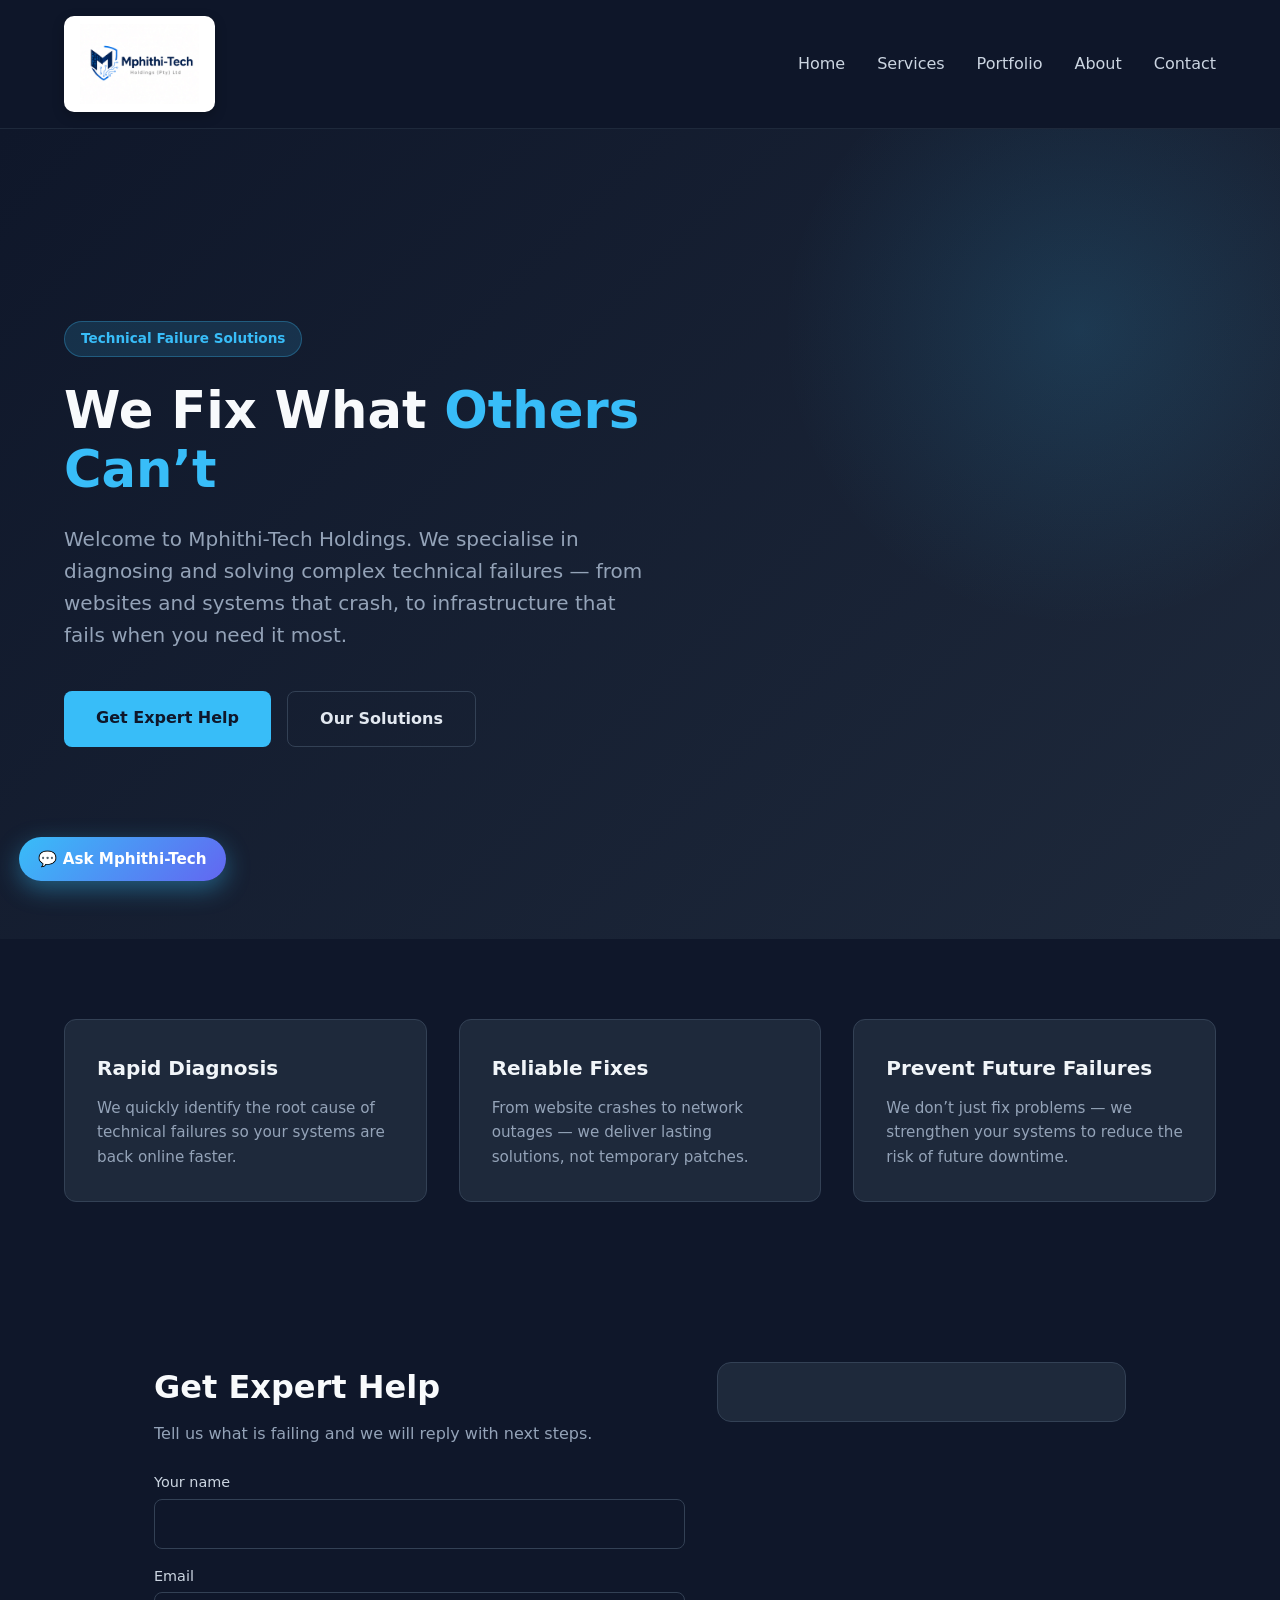
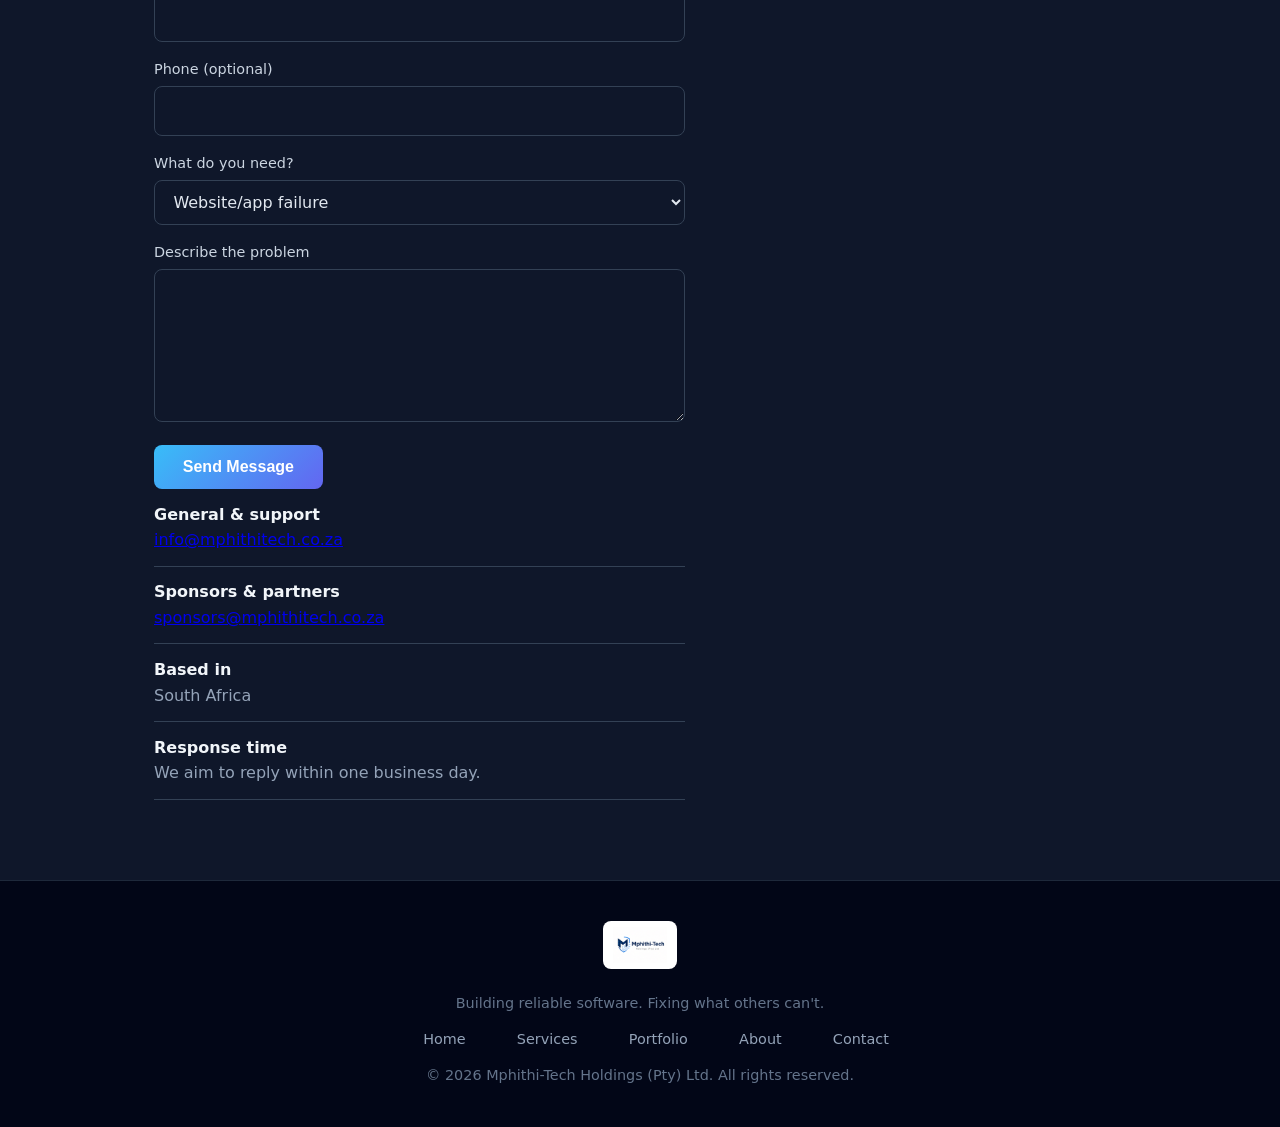
<file: MphithiTech/index.html>
<!DOCTYPE html>
<html lang="en">
<head>
    <meta charset="UTF-8">
    <meta name="viewport" content="width=device-width, initial-scale=1.0">
    <title>Mphithi-Tech Holdings (Pty) Ltd | Technical Failure Solutions</title>
    <style>
        * {
            margin: 0;
            padding: 0;
            box-sizing: border-box;
        }

        body {
            font-family: 'Segoe UI', system-ui, -apple-system, sans-serif;
            background: #0f172a;
            color: #e2e8f0;
            line-height: 1.6;
        }

        /* Header */
        header {
            display: flex;
            justify-content: space-between;
            align-items: center;
            padding: 1rem 5%;
            background: rgba(15, 23, 42, 0.95);
            border-bottom: 1px solid #1e293b;
            position: sticky;
            top: 0;
            z-index: 100;
        }

        /* Logo with padded background */
        .logo {
            display: flex;
            align-items: center;
            background: #ffffff;
            padding: 8px 16px;
            border-radius: 10px;
            box-shadow: 0 4px 12px rgba(0, 0, 0, 0.25);
        }

        .logo img {
            height: 80px;
            width: auto;
            display: block;
            
        }

        nav a {
            color: #cbd5e1;
            text-decoration: none;
            margin-left: 2rem;
            font-weight: 500;
            transition: color 0.3s;
        }

        nav a:hover {
            color: #38bdf8;
        }

        /* Hero Section */
        .hero {
            min-height: 90vh;
            display: flex;
            align-items: center;
            padding: 0 5%;
            background: linear-gradient(135deg, #0f172a 0%, #1e293b 100%);
            position: relative;
            overflow: hidden;
        }

        .hero::before {
            content: '';
            position: absolute;
            width: 600px;
            height: 600px;
            background: radial-gradient(circle, rgba(56, 189, 248, 0.15) 0%, transparent 70%);
            top: -100px;
            right: -100px;
            border-radius: 50%;
        }

        .hero-content {
            max-width: 700px;
            z-index: 2;
        }

        .badge {
            display: inline-block;
            background: rgba(56, 189, 248, 0.15);
            color: #38bdf8;
            padding: 0.4rem 1rem;
            border-radius: 50px;
            font-size: 0.85rem;
            font-weight: 600;
            margin-bottom: 1.5rem;
            border: 1px solid rgba(56, 189, 248, 0.3);
        }

        h1 {
            font-size: 3.2rem;
            font-weight: 800;
            line-height: 1.15;
            margin-bottom: 1.5rem;
            color: #f8fafc;
        }

        h1 span {
            color: #38bdf8;
        }

        .subtitle {
            font-size: 1.25rem;
            color: #94a3b8;
            margin-bottom: 2.5rem;
            max-width: 580px;
        }

        .cta-buttons {
            display: flex;
            gap: 1rem;
            flex-wrap: wrap;
        }

        .btn {
            display: inline-block;
            padding: 0.9rem 2rem;
            border-radius: 8px;
            font-weight: 600;
            text-decoration: none;
            transition: all 0.3s ease;
            font-size: 1rem;
        }

        .btn-primary {
            background: #38bdf8;
            color: #0f172a;
        }

        .btn-primary:hover {
            background: #0ea5e9;
            transform: translateY(-2px);
            box-shadow: 0 10px 25px rgba(56, 189, 248, 0.3);
        }

        .btn-secondary {
            background: transparent;
            color: #e2e8f0;
            border: 1px solid #334155;
        }

        .btn-secondary:hover {
            border-color: #38bdf8;
            color: #38bdf8;
        }

        /* Features */
        .features {
            display: grid;
            grid-template-columns: repeat(auto-fit, minmax(250px, 1fr));
            gap: 2rem;
            padding: 5rem 5%;
            background: #0f172a;
        }

        .feature-card {
            background: #1e293b;
            padding: 2rem;
            border-radius: 12px;
            border: 1px solid #334155;
            transition: transform 0.3s, border-color 0.3s;
        }

        .feature-card:hover {
            transform: translateY(-5px);
            border-color: #38bdf8;
        }

        .feature-icon {
            font-size: 2rem;
            margin-bottom: 1rem;
        }

        .feature-card h3 {
            font-size: 1.25rem;
            margin-bottom: 0.75rem;
            color: #f1f5f9;
        }

        .feature-card p {
            color: #94a3b8;
            font-size: 0.95rem;
        }

        /* Footer */
        footer {
            text-align: center;
            padding: 2rem;
            background: #020617;
            color: #64748b;
            font-size: 0.9rem;
            border-top: 1px solid #1e293b;
        }

        /* Responsive */
        @media (max-width: 768px) {
            h1 {
                font-size: 2.3rem;
            }

            nav {
                display: none;
            }

            .hero {
                min-height: 80vh;
            }

            .logo img {
                height: 42px;
            }
        }
    </style>
<link rel="icon" href="Mphithi-Tech.jpg"><link rel="stylesheet" href="styles.css">
</head>
<body>

    <!-- Header -->
    <header>
        <div class="logo">
            <!-- Make sure the logo file is in the same folder as this HTML file -->
            <img src="Mphithi-Tech.jpg" alt="Mphithi-Tech Holdings (Pty) Ltd">
        </div>
        <button class="menu-toggle" aria-label="Menu" aria-expanded="false">☰</button>
        <nav data-nav><a href="index.html">Home</a><a href="services.html">Services</a><a href="portfolio.html">Portfolio</a><a href="about.html">About</a><a href="contact.html">Contact</a></nav>
    </header>

    <!-- Hero / Welcoming Section -->
    <section class="hero">
        <div class="hero-content">
            <div class="badge">Technical Failure Solutions</div>
            
            <h1>
                We Fix What <span>Others Can’t</span>
            </h1>
            
            <p class="subtitle">
                Welcome to Mphithi-Tech Holdings. We specialise in diagnosing and solving complex technical failures — from websites and systems that crash, to infrastructure that fails when you need it most.
            </p>

            <div class="cta-buttons">
                <a href="contact.html" class="btn btn-primary">Get Expert Help</a>
                <a href="services.html" class="btn btn-secondary">Our Solutions</a>
            </div>
        </div>
    </section>

    <!-- Quick Value Props -->
    <section class="features" id="services">
        <div class="feature-card">
            <h3>Rapid Diagnosis</h3>
            <p>We quickly identify the root cause of technical failures so your systems are back online faster.</p>
        </div>

        <div class="feature-card">
            <h3>Reliable Fixes</h3>
            <p>From website crashes to network outages — we deliver lasting solutions, not temporary patches.</p>
        </div>

        <div class="feature-card">
            <h3>Prevent Future Failures</h3>
            <p>We don’t just fix problems — we strengthen your systems to reduce the risk of future downtime.</p>
        </div>
    </section>

    <!-- Contact -->
    <section id="contact"><div class="contact-wrap in-index"><div><h2>Get Expert Help</h2><p style="color:#94a3b8;margin-bottom:1.5rem">Tell us what is failing and we will reply with next steps.</p><div class="field"><label for="name">Your name</label><input id="name" name="name" autocomplete="name"><span class="err">Please enter your name.</span></div>
<div class="field"><label for="email">Email</label><input id="email" name="email" type="email" autocomplete="email"><span class="err">Please enter a valid email.</span></div>
<div class="field"><label for="phone">Phone (optional)</label><input id="phone" name="phone" type="tel" autocomplete="tel"></div>
<div class="field"><label for="topic">What do you need?</label><select id="topic" name="topic"><option>Website/app failure</option><option>Performance optimization</option><option>Custom software</option><option>Maintenance &amp; support</option><option>Sponsorship</option><option>Other</option></select></div>
<div class="field"><label for="message">Describe the problem</label><textarea id="message" name="message" rows="5"></textarea><span class="err">Please tell us a little about it.</span></div>
<input class="hp" name="hp" tabindex="-1" autocomplete="off" aria-hidden="true">
<button class="btn" type="submit">Send Message</button><p class="form-msg" role="status"></p></form>
<div><ul class="info-list"><li><strong>General &amp; support</strong><a href="mailto:info@mphithitech.co.za">info@mphithitech.co.za</a></li>
<li><strong>Sponsors &amp; partners</strong><a href="mailto:sponsors@mphithitech.co.za">sponsors@mphithitech.co.za</a></li>
<li><strong>Based in</strong>South Africa</li><li><strong>Response time</strong>We aim to reply within one business day.</li></ul></div></div><form class="form" data-contact novalidate></div></section>

    <!-- Footer -->
    <footer class="site-footer"><img src="Mphithi-Tech.jpg" alt="Mphithi-Tech logo"><p>Building reliable software. Fixing what others can't.</p><nav><a href="index.html">Home</a><a href="services.html">Services</a><a href="portfolio.html">Portfolio</a><a href="about.html">About</a><a href="contact.html">Contact</a></nav><p>&copy; <span data-year>2026</span> Mphithi-Tech Holdings (Pty) Ltd. All rights reserved.</p></footer>
<script src="script.js"></script>
<script src="assistant.js"></script>
</body>
</html>
</file>
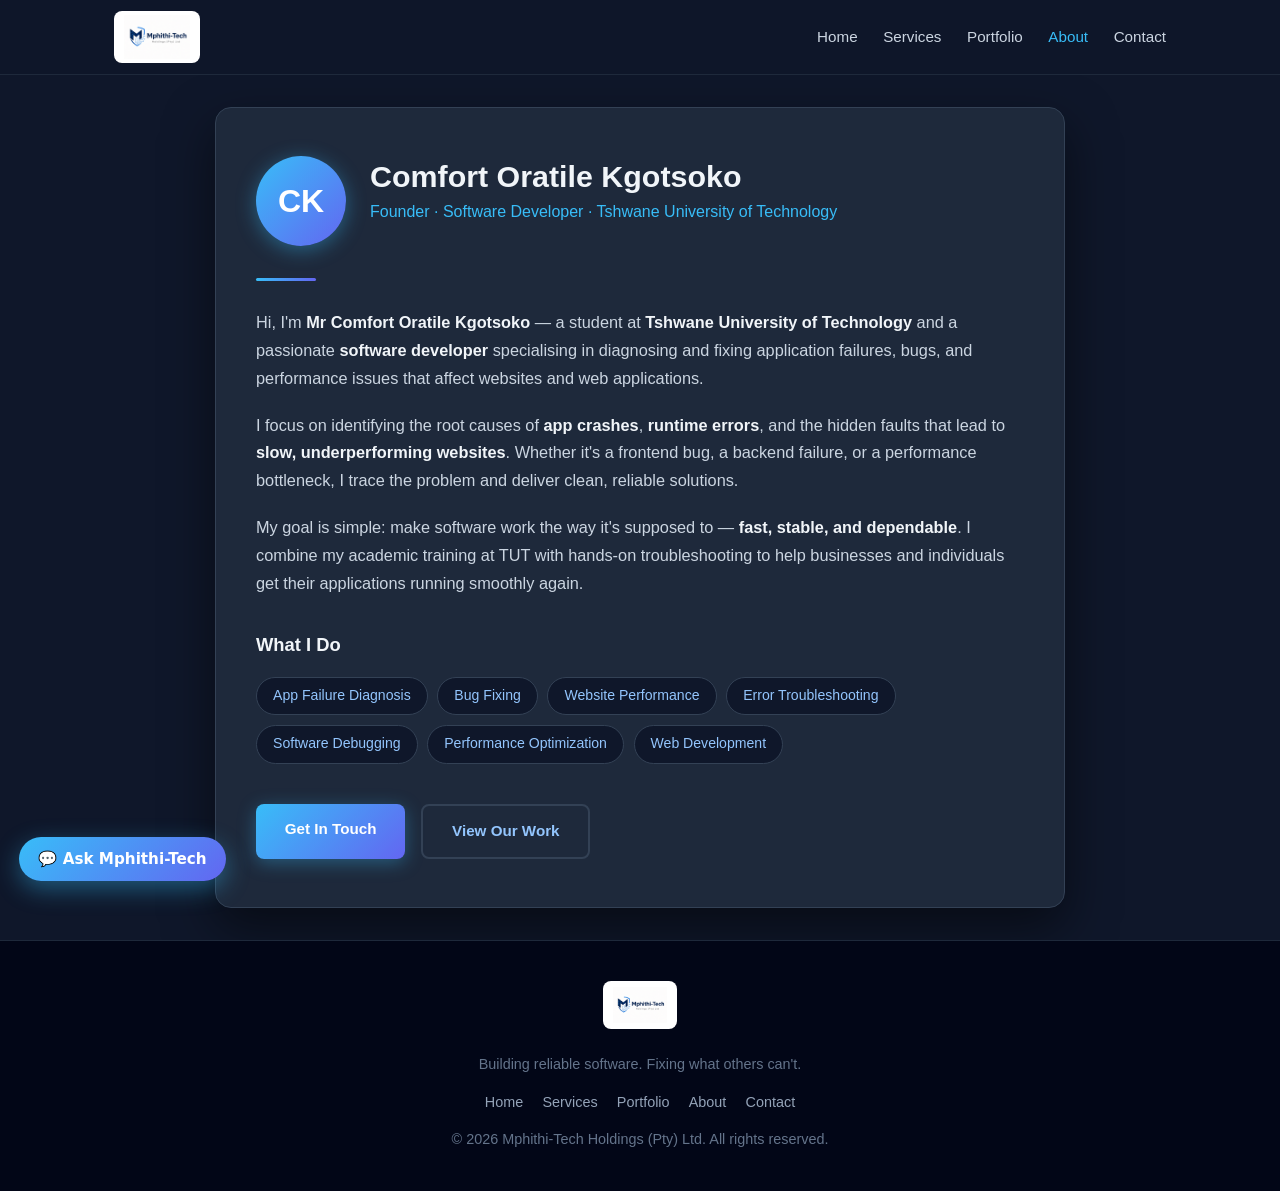
<file: MphithiTech/about.html>
<!DOCTYPE html>
<html lang="en">
<head>
  <meta charset="UTF-8" />
  <meta name="viewport" content="width=device-width, initial-scale=1.0" />
  <title>About | Mphithi-Tech Holdings (Pty) Ltd</title>
  <style>
    * {
      margin: 0;
      padding: 0;
      box-sizing: border-box;
    }
      .logo {
            display: flex;
            align-items: center;
            background: #ffffff;
            padding: 8px 16px;
            border-radius: 10px;
            box-shadow: 0 4px 12px rgba(0, 0, 0, 0.25);
        }
    

    body {
      font-family: 'Segoe UI', Tahoma, Geneva, Verdana, sans-serif;
      background: #0f172a;
      color: #e2e8f0;
      line-height: 1.7;
      min-height: 100vh;
      display: block;
      padding: 0;
    }

    .about-container {
      max-width: 850px;
      width: 100%;
      background: #1e293b;
      border-radius: 16px;
      padding: 3rem 2.5rem;
      box-shadow: 0 20px 50px rgba(0, 0, 0, 0.5);
      border: 1px solid #334155;
    }

    .about-header {
      display: flex;
      align-items: center;
      gap: 1.5rem;
      margin-bottom: 2rem;
      flex-wrap: wrap;
    }

    .avatar {
      width: 90px;
      height: 90px;
      border-radius: 50%;
      background: linear-gradient(135deg, #38bdf8, #6366f1);
      display: flex;
      align-items: center;
      justify-content: center;
      font-size: 2rem;
      font-weight: 700;
      color: #fff;
      flex-shrink: 0;
      box-shadow: 0 4px 20px rgba(56, 189, 248, 0.4);
    }

    .about-header h1 {
      font-size: 1.9rem;
      color: #f1f5f9;
      font-weight: 700;
      line-height: 1.2;
    }

    .about-header .tagline {
      color: #38bdf8;
      font-size: 1rem;
      font-weight: 500;
      margin-top: 0.25rem;
    }

    .divider {
      height: 3px;
      width: 60px;
      background: linear-gradient(90deg, #38bdf8, #6366f1);
      border-radius: 3px;
      margin-bottom: 1.75rem;
    }

    .about-container p {
      margin-bottom: 1.2rem;
      color: #cbd5e1;
      font-size: 1.02rem;
    }

    .about-container p strong {
      color: #f1f5f9;
    }

    .skills {
      margin: 2rem 0 2rem;
    }

    .skills h2 {
      font-size: 1.15rem;
      color: #f1f5f9;
      margin-bottom: 1rem;
      font-weight: 600;
    }

    .tags {
      display: flex;
      flex-wrap: wrap;
      gap: 0.6rem;
    }

    .tag {
      background: #0f172a;
      border: 1px solid #334155;
      color: #93c5fd;
      padding: 0.4rem 1rem;
      border-radius: 50px;
      font-size: 0.88rem;
      font-weight: 500;
      transition: all 0.2s ease;
    }

    .tag:hover {
      background: #1d4ed8;
      color: #fff;
      border-color: #1d4ed8;
      transform: translateY(-2px);
    }

    .cta {
      margin-top: 2.5rem;
      display: flex;
      gap: 1rem;
      flex-wrap: wrap;
    }

    .btn {
      display: inline-block;
      padding: 0.8rem 1.8rem;
      border-radius: 8px;
      text-decoration: none;
      font-weight: 600;
      font-size: 0.95rem;
      transition: all 0.25s ease;
      cursor: pointer;
      border: none;
    }

    .btn-primary {
      background: linear-gradient(135deg, #38bdf8, #6366f1);
      color: #fff;
      box-shadow: 0 4px 18px rgba(56, 189, 248, 0.35);
    }

    .btn-primary:hover {
      transform: translateY(-3px);
      box-shadow: 0 8px 26px rgba(56, 189, 248, 0.5);
    }

    .btn-outline {
      background: transparent;
      color: #93c5fd;
      border: 2px solid #334155;
    }

    .btn-outline:hover {
      border-color: #38bdf8;
      color: #38bdf8;
      transform: translateY(-3px);
    }

    @media (max-width: 600px) {
      .about-container {
        padding: 2rem 1.5rem;
      }
      .about-header {
        flex-direction: column;
        text-align: center;
      }
      .about-header h1 {
        font-size: 1.5rem;
      }
      .divider {
        margin-left: auto;
        margin-right: auto;
      }
      .cta {
        justify-content: center;
      }
    }
  </style>
<link rel="icon" href="Mphithi-Tech.jpg"><link rel="stylesheet" href="styles.css">
</head>
<body>
  <header class="site-header"><div class="bar"><a class="brand" href="index.html"><img src="Mphithi-Tech.jpg" alt="Mphithi-Tech Holdings (Pty) Ltd"></a><button class="menu-toggle" aria-label="Menu" aria-expanded="false">☰</button><nav class="site-nav" data-nav><a href="index.html">Home</a><a href="services.html">Services</a><a href="portfolio.html">Portfolio</a><a href="about.html" aria-current="page">About</a><a href="contact.html">Contact</a></nav></div></header>
  <main style="padding:2rem 1rem">
  <section class="about-container" style="margin:0 auto">
    <div class="about-header">
       <div class="avatar">CK</div>
        <div><h1>Comfort Oratile Kgotsoko</h1>
        <p class="tagline">Founder · Software Developer · Tshwane University of Technology</p></div>
    </div>

    <div class="divider"></div>

    <p>
      Hi, I'm <strong>Mr Comfort Oratile Kgotsoko</strong> — a student at
      <strong>Tshwane University of Technology</strong> and a passionate
      <strong>software developer</strong> specialising in diagnosing and fixing
      application failures, bugs, and performance issues that affect websites
      and web applications.
    </p>

    <p>
      I focus on identifying the root causes of <strong>app crashes</strong>,
      <strong>runtime errors</strong>, and the hidden faults that lead to
      <strong>slow, underperforming websites</strong>. Whether it's a frontend
      bug, a backend failure, or a performance bottleneck, I trace the problem
      and deliver clean, reliable solutions.
    </p>

    <p>
      My goal is simple: make software work the way it's supposed to —
      <strong>fast, stable, and dependable</strong>. I combine my academic
      training at TUT with hands-on troubleshooting to help businesses and
      individuals get their applications running smoothly again.
    </p>

    <div class="skills">
      <h2>What I Do</h2>
      <div class="tags">
        <span class="tag">App Failure Diagnosis</span>
        <span class="tag">Bug Fixing</span>
        <span class="tag">Website Performance</span>
        <span class="tag">Error Troubleshooting</span>
        <span class="tag">Software Debugging</span>
        <span class="tag">Performance Optimization</span>
        <span class="tag">Web Development</span>
      </div>
    </div>

    <div class="cta">
      <a href="contact.html" class="btn btn-primary">Get In Touch</a>
      <a href="portfolio.html" class="btn btn-outline">View Our Work</a>
    </div>
  </section>
  </main>
<footer class="site-footer"><img src="Mphithi-Tech.jpg" alt="Mphithi-Tech logo"><p>Building reliable software. Fixing what others can't.</p><nav><a href="index.html">Home</a><a href="services.html">Services</a><a href="portfolio.html">Portfolio</a><a href="about.html">About</a><a href="contact.html">Contact</a></nav><p>&copy; <span data-year>2026</span> Mphithi-Tech Holdings (Pty) Ltd. All rights reserved.</p></footer>
<script src="script.js"></script>
<script src="assistant.js"></script>
</body>
</html>
</file>
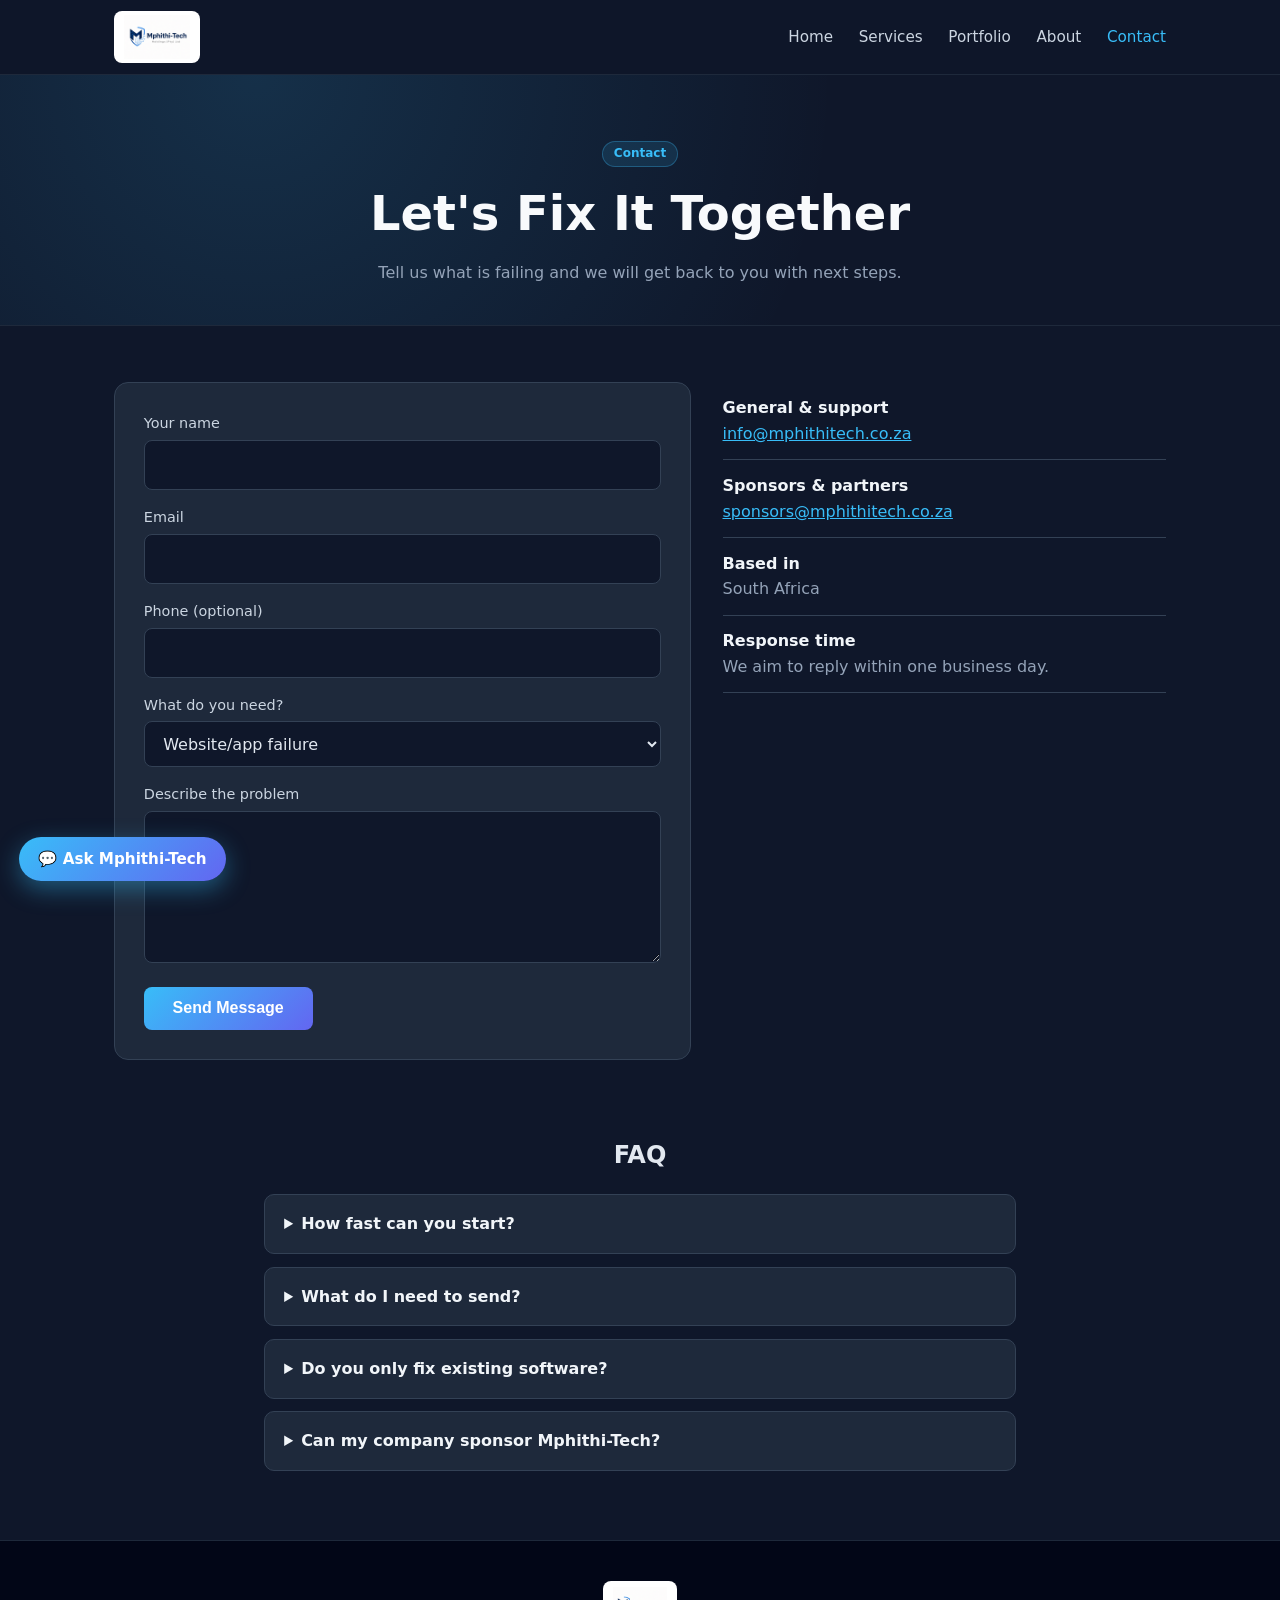
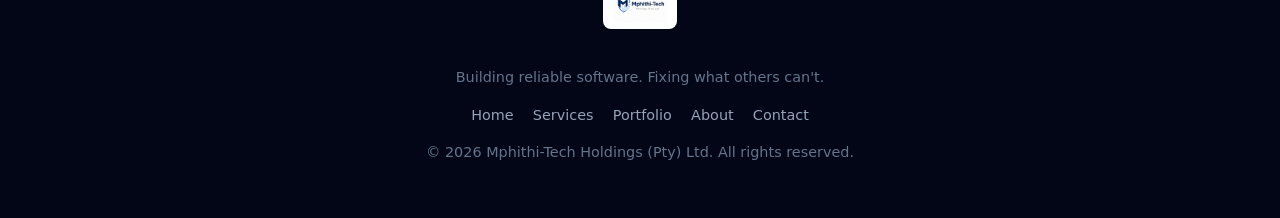
<file: MphithiTech/contact.html>
<!DOCTYPE html>
<html lang="en"><head><meta charset="UTF-8"><meta name="viewport" content="width=device-width, initial-scale=1.0">
<title>Contact | Mphithi-Tech Holdings (Pty) Ltd</title>
<meta name="description" content="Get in touch with Mphithi-Tech Holdings for technical failure diagnosis, fixes and partnerships.">
<link rel="icon" href="Mphithi-Tech.jpg"><link rel="stylesheet" href="styles.css"></head>
<body class="page"><a class="skip" href="#main">Skip to content</a>
<header class="site-header"><div class="bar"><a class="brand" href="index.html"><img src="Mphithi-Tech.jpg" alt="Mphithi-Tech Holdings (Pty) Ltd"></a>
<button class="menu-toggle" aria-label="Menu" aria-expanded="false">☰</button>
<nav class="site-nav" data-nav><a href="index.html">Home</a><a href="services.html">Services</a><a href="portfolio.html">Portfolio</a><a href="about.html">About</a><a href="contact.html" aria-current="page">Contact</a></nav></div></header>
<main id="main"><div class="page-hero"><div class="container"><span class="pill">Contact</span><h1>Let's Fix It Together</h1><p>Tell us what is failing and we will get back to you with next steps.</p></div></div>
<section class="section"><div class="container contact-wrap"><form class="form" data-contact novalidate>
<div class="field"><label for="name">Your name</label><input id="name" name="name" autocomplete="name"><span class="err">Please enter your name.</span></div>
<div class="field"><label for="email">Email</label><input id="email" name="email" type="email" autocomplete="email"><span class="err">Please enter a valid email.</span></div>
<div class="field"><label for="phone">Phone (optional)</label><input id="phone" name="phone" type="tel" autocomplete="tel"></div>
<div class="field"><label for="topic">What do you need?</label><select id="topic" name="topic"><option>Website/app failure</option><option>Performance optimization</option><option>Custom software</option><option>Maintenance &amp; support</option><option>Sponsorship</option><option>Other</option></select></div>
<div class="field"><label for="message">Describe the problem</label><textarea id="message" name="message" rows="5"></textarea><span class="err">Please tell us a little about it.</span></div>
<input class="hp" name="hp" tabindex="-1" autocomplete="off" aria-hidden="true">
<button class="btn" type="submit">Send Message</button><p class="form-msg" role="status"></p></form><div><ul class="info-list"><li><strong>General &amp; support</strong><a href="mailto:info@mphithitech.co.za">info@mphithitech.co.za</a></li>
<li><strong>Sponsors &amp; partners</strong><a href="mailto:sponsors@mphithitech.co.za">sponsors@mphithitech.co.za</a></li>
<li><strong>Based in</strong>South Africa</li><li><strong>Response time</strong>We aim to reply within one business day.</li></ul></div></div></section>
<section class="section" style="padding-top:0"><div class="container" style="max-width:800px"><h2 style="text-align:center">FAQ</h2><details><summary>How fast can you start?</summary><p>Send us the error details or a link to the affected site and we will confirm a plan and timeline once we have diagnosed the issue.</p></details><details><summary>What do I need to send?</summary><p>Any error messages, screenshots, what changed recently, and the URL or app affected. The more detail, the faster the diagnosis.</p></details><details><summary>Do you only fix existing software?</summary><p>No. We also build custom web apps and provide ongoing maintenance and monitoring.</p></details><details><summary>Can my company sponsor Mphithi-Tech?</summary><p>Yes. Choose "Sponsorship" in the form or email sponsors@mphithitech.co.za for a proposal.</p></details></div></section></main><footer class="site-footer"><img src="Mphithi-Tech.jpg" alt="Mphithi-Tech logo"><p>Building reliable software. Fixing what others can't.</p>
<nav><a href="index.html">Home</a><a href="services.html">Services</a><a href="portfolio.html">Portfolio</a><a href="about.html">About</a><a href="contact.html">Contact</a></nav>
<p>&copy; <span data-year>2026</span> Mphithi-Tech Holdings (Pty) Ltd. All rights reserved.</p></footer><script src="script.js"></script>
<script src="assistant.js"></script></body></html>
</file>
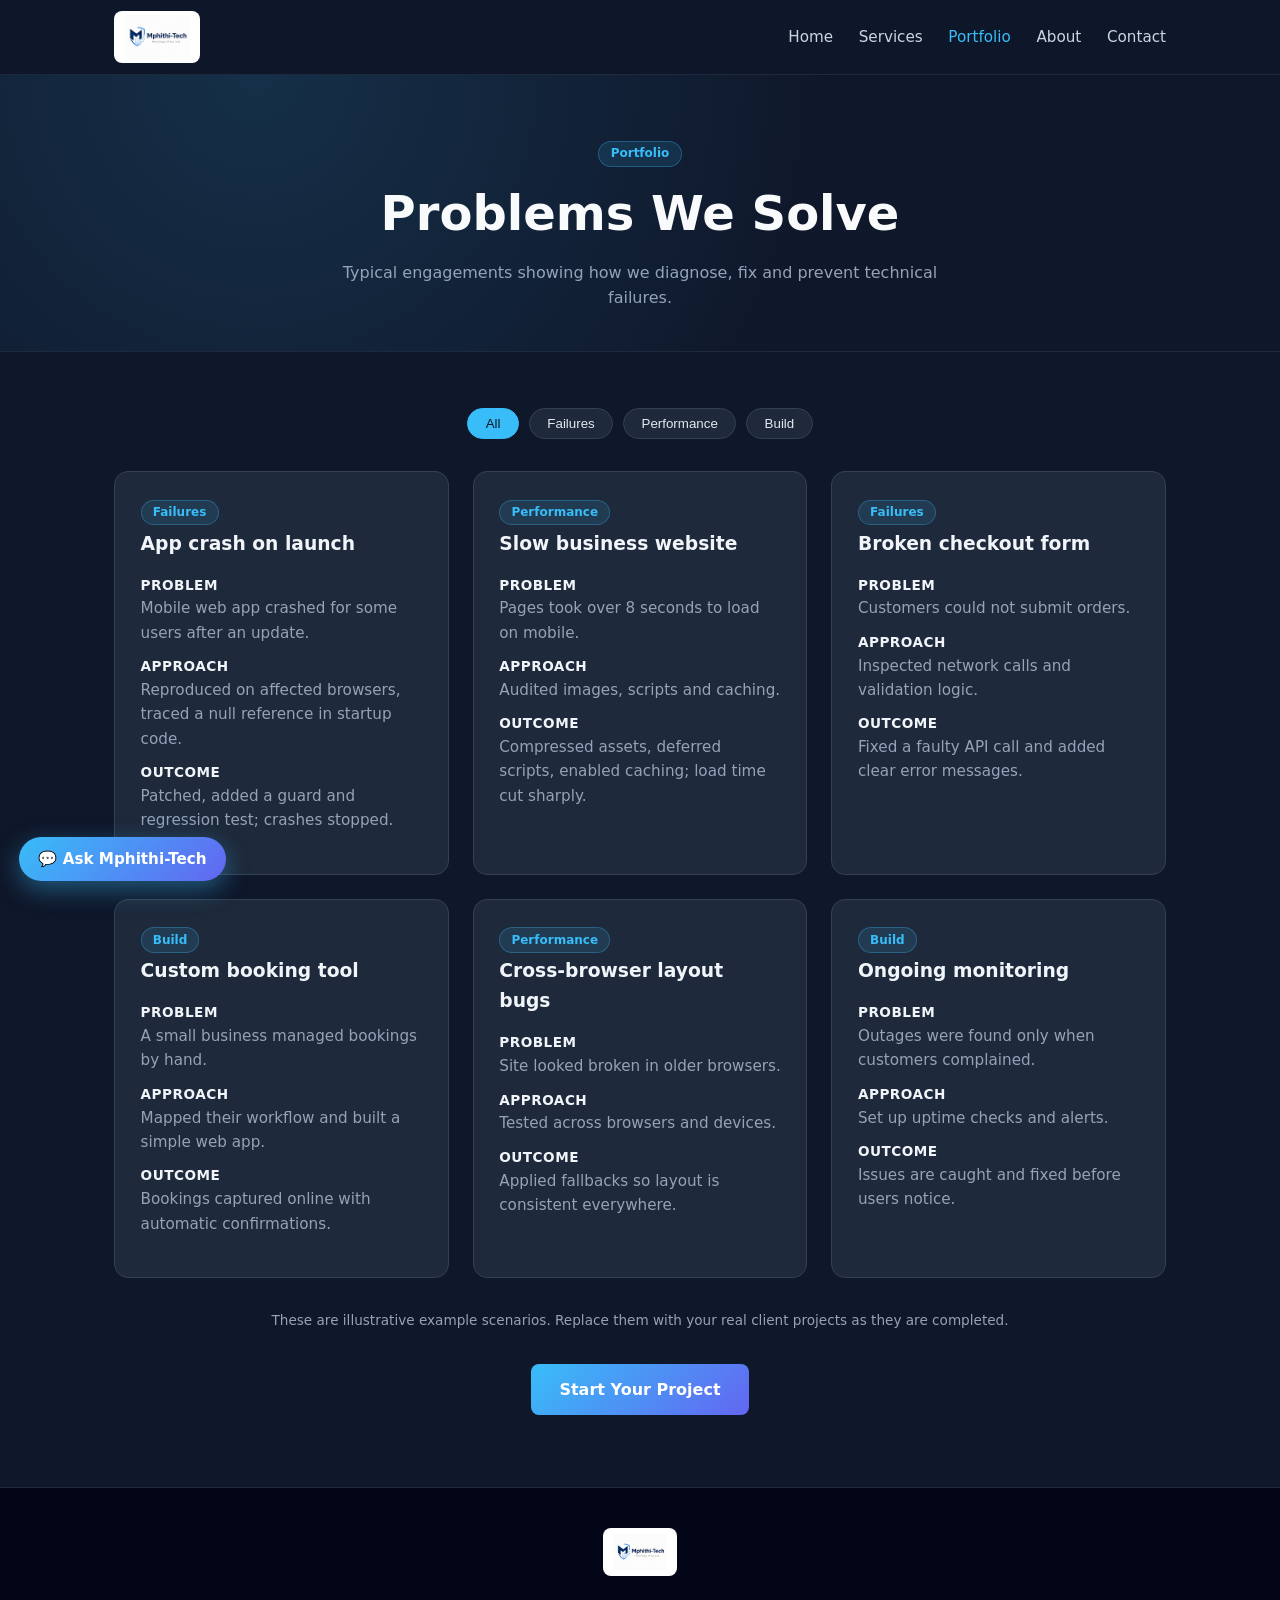
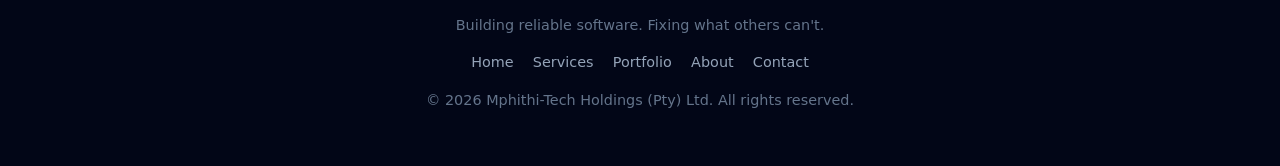
<file: MphithiTech/portfolio.html>
<!DOCTYPE html>
<html lang="en"><head><meta charset="UTF-8"><meta name="viewport" content="width=device-width, initial-scale=1.0">
<title>Portfolio | Mphithi-Tech Holdings (Pty) Ltd</title>
<meta name="description" content="Example problems Mphithi-Tech solves: app failures, slow websites and custom software.">
<link rel="icon" href="Mphithi-Tech.jpg"><link rel="stylesheet" href="styles.css"></head>
<body class="page"><a class="skip" href="#main">Skip to content</a>
<header class="site-header"><div class="bar"><a class="brand" href="index.html"><img src="Mphithi-Tech.jpg" alt="Mphithi-Tech Holdings (Pty) Ltd"></a>
<button class="menu-toggle" aria-label="Menu" aria-expanded="false">☰</button>
<nav class="site-nav" data-nav><a href="index.html">Home</a><a href="services.html">Services</a><a href="portfolio.html" aria-current="page">Portfolio</a><a href="about.html">About</a><a href="contact.html">Contact</a></nav></div></header>
<main id="main"><div class="page-hero"><div class="container"><span class="pill">Portfolio</span><h1>Problems We Solve</h1><p>Typical engagements showing how we diagnose, fix and prevent technical failures.</p></div></div>
<section class="section"><div class="container"><div class="filters"><button class="active" data-f="all">All</button><button data-f="failures">Failures</button><button data-f="performance">Performance</button><button data-f="build">Build</button></div><div class="grid"><article class="card" data-cat="failures"><span class="pill">Failures</span><h3>App crash on launch</h3><dl class="cs"><dt>Problem</dt><dd>Mobile web app crashed for some users after an update.</dd><dt>Approach</dt><dd>Reproduced on affected browsers, traced a null reference in startup code.</dd><dt>Outcome</dt><dd>Patched, added a guard and regression test; crashes stopped.</dd></dl></article><article class="card" data-cat="performance"><span class="pill">Performance</span><h3>Slow business website</h3><dl class="cs"><dt>Problem</dt><dd>Pages took over 8 seconds to load on mobile.</dd><dt>Approach</dt><dd>Audited images, scripts and caching.</dd><dt>Outcome</dt><dd>Compressed assets, deferred scripts, enabled caching; load time cut sharply.</dd></dl></article><article class="card" data-cat="failures"><span class="pill">Failures</span><h3>Broken checkout form</h3><dl class="cs"><dt>Problem</dt><dd>Customers could not submit orders.</dd><dt>Approach</dt><dd>Inspected network calls and validation logic.</dd><dt>Outcome</dt><dd>Fixed a faulty API call and added clear error messages.</dd></dl></article><article class="card" data-cat="build"><span class="pill">Build</span><h3>Custom booking tool</h3><dl class="cs"><dt>Problem</dt><dd>A small business managed bookings by hand.</dd><dt>Approach</dt><dd>Mapped their workflow and built a simple web app.</dd><dt>Outcome</dt><dd>Bookings captured online with automatic confirmations.</dd></dl></article><article class="card" data-cat="performance"><span class="pill">Performance</span><h3>Cross-browser layout bugs</h3><dl class="cs"><dt>Problem</dt><dd>Site looked broken in older browsers.</dd><dt>Approach</dt><dd>Tested across browsers and devices.</dd><dt>Outcome</dt><dd>Applied fallbacks so layout is consistent everywhere.</dd></dl></article><article class="card" data-cat="build"><span class="pill">Build</span><h3>Ongoing monitoring</h3><dl class="cs"><dt>Problem</dt><dd>Outages were found only when customers complained.</dd><dt>Approach</dt><dd>Set up uptime checks and alerts.</dd><dt>Outcome</dt><dd>Issues are caught and fixed before users notice.</dd></dl></article></div><p class="note">These are illustrative example scenarios. Replace them with your real client projects as they are completed.</p><p style="text-align:center;margin-top:2rem"><a class="btn" href="contact.html">Start Your Project</a></p></div></section></main><footer class="site-footer"><img src="Mphithi-Tech.jpg" alt="Mphithi-Tech logo"><p>Building reliable software. Fixing what others can't.</p>
<nav><a href="index.html">Home</a><a href="services.html">Services</a><a href="portfolio.html">Portfolio</a><a href="about.html">About</a><a href="contact.html">Contact</a></nav>
<p>&copy; <span data-year>2026</span> Mphithi-Tech Holdings (Pty) Ltd. All rights reserved.</p></footer><script src="script.js"></script>
<script src="assistant.js"></script></body></html>
</file>
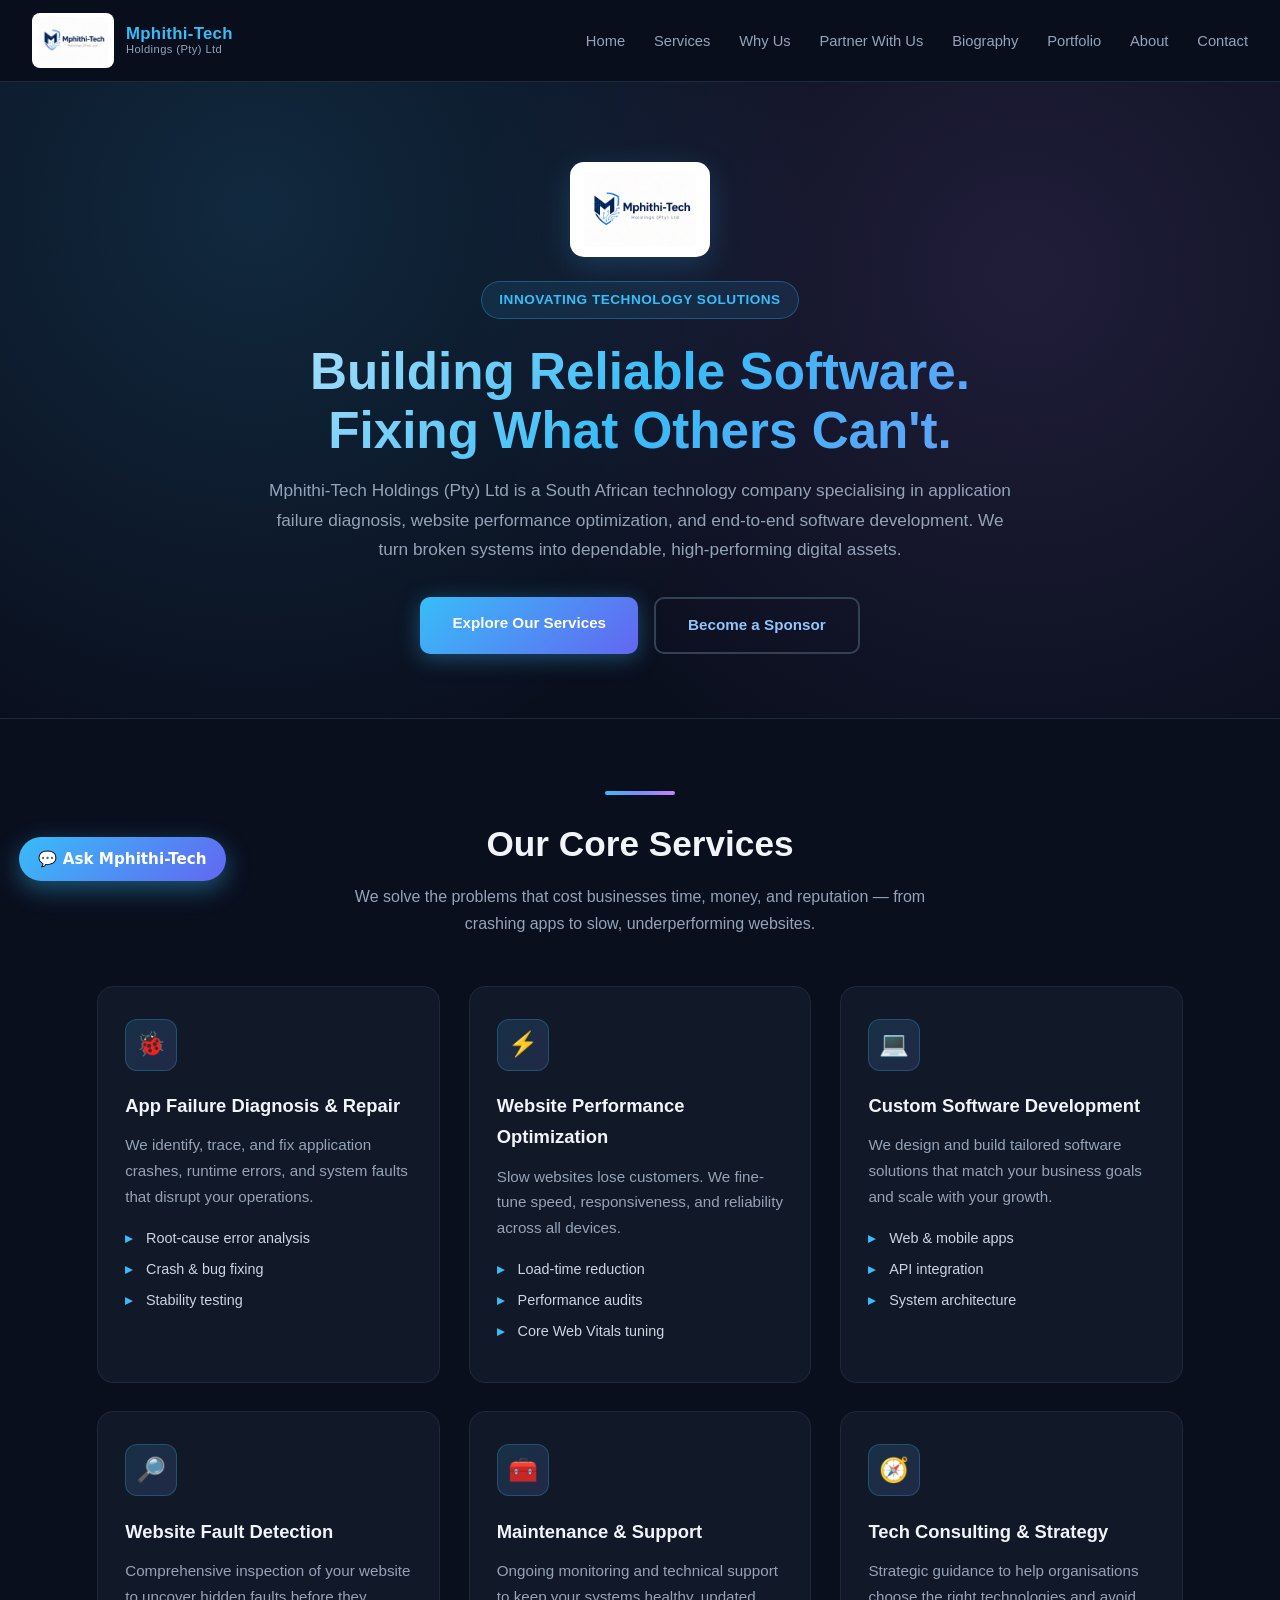
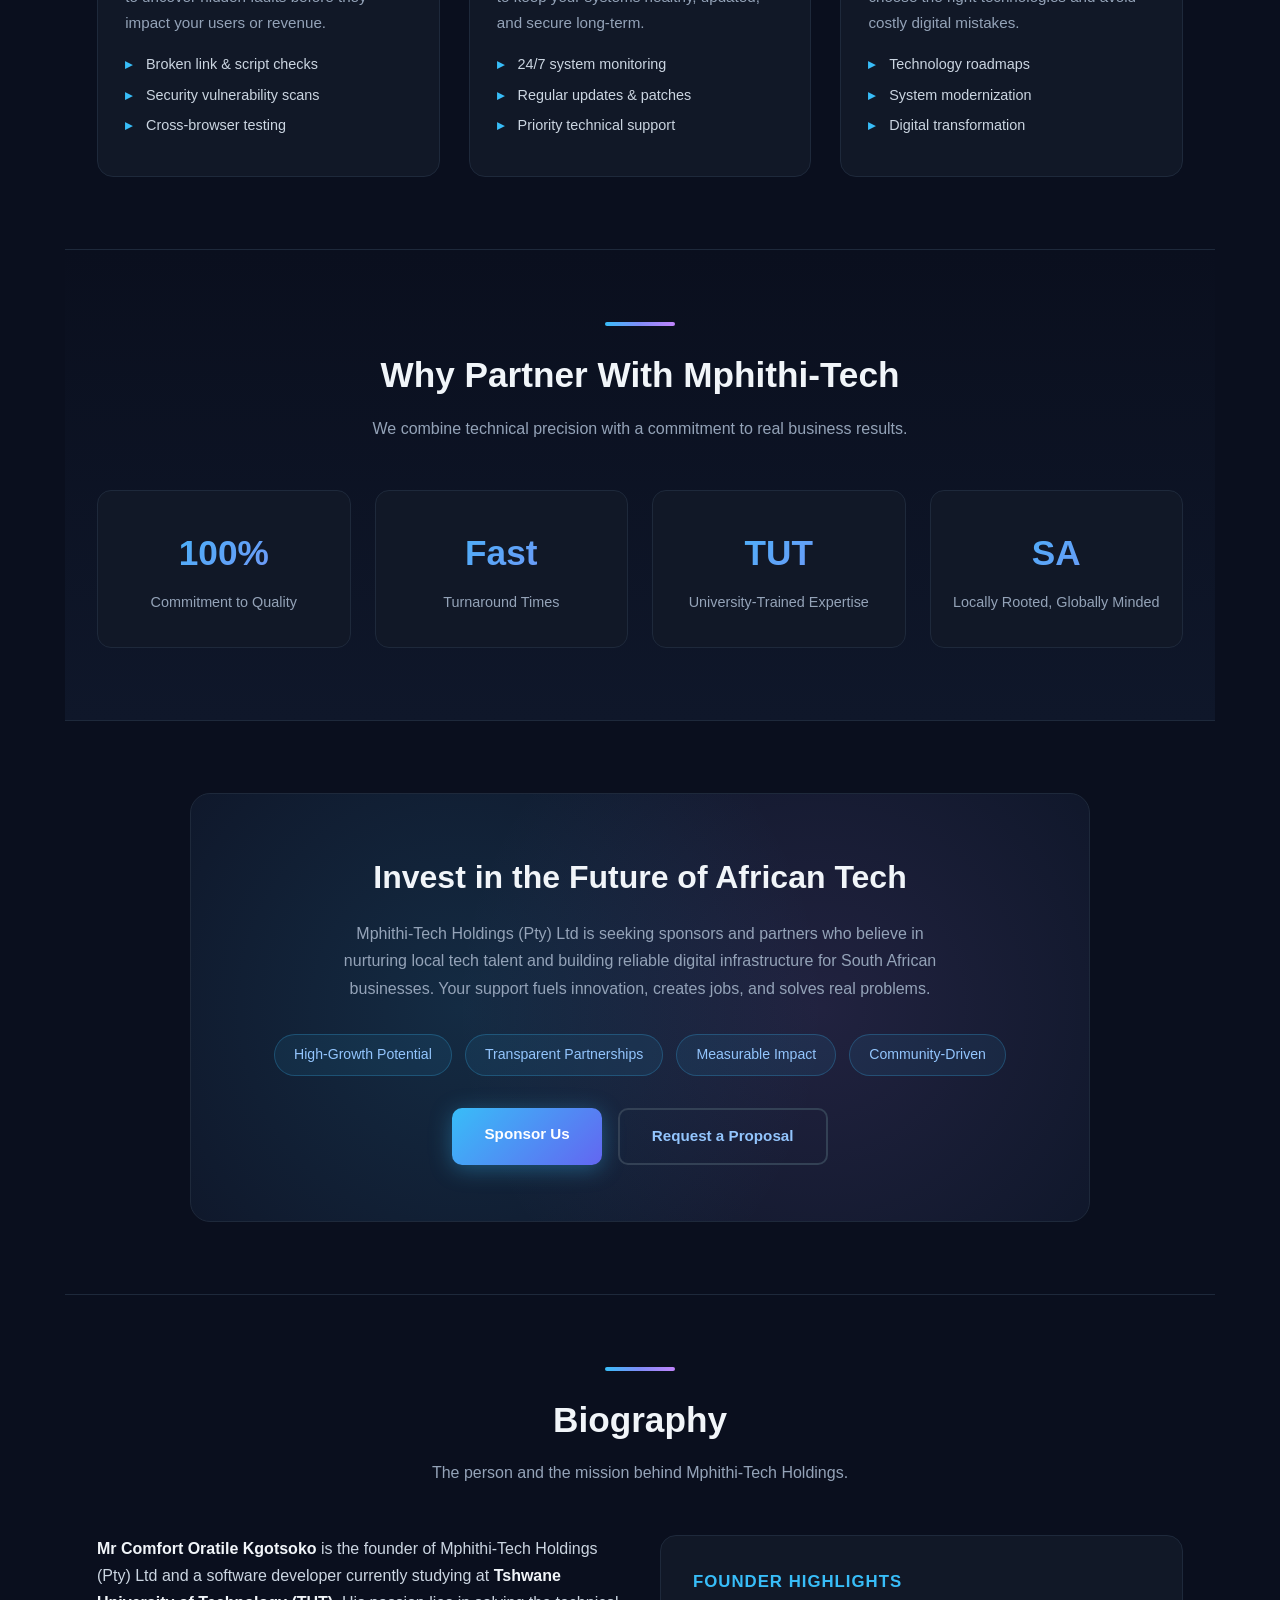
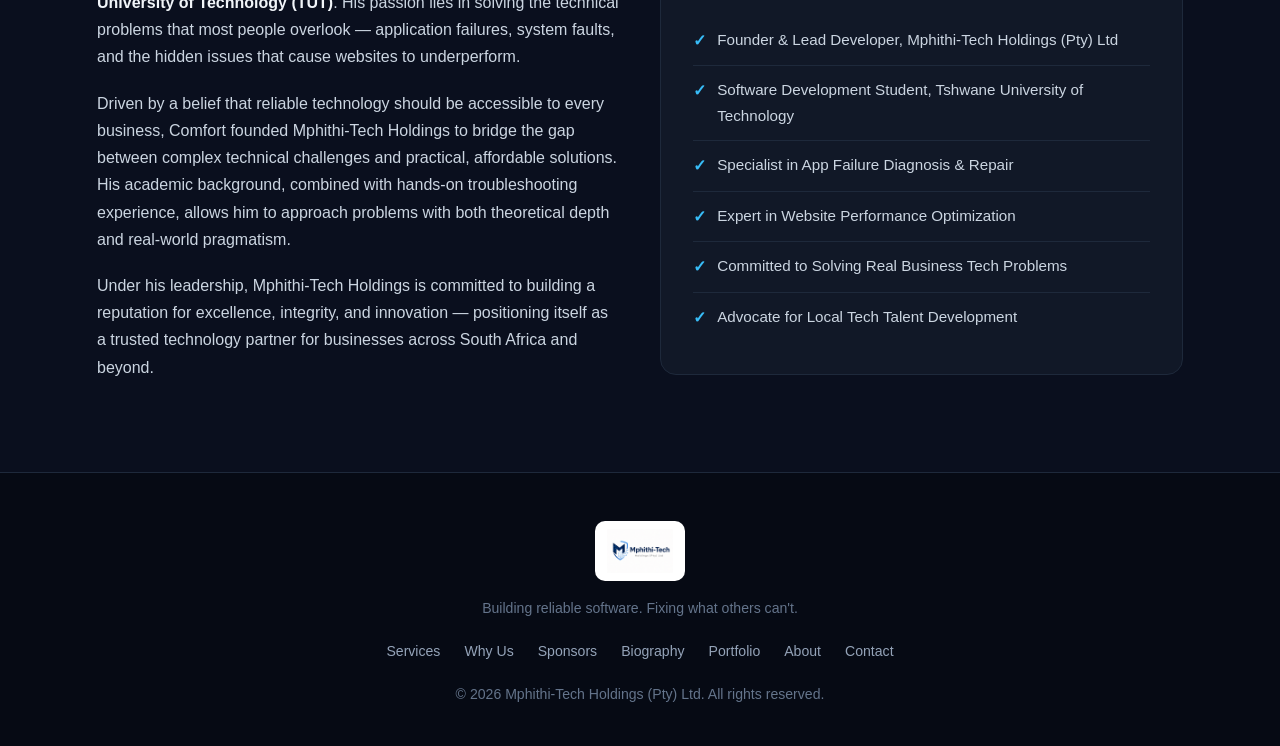
<file: MphithiTech/services.html>
<!DOCTYPE html>
<html lang="en">
<head>
  <meta charset="UTF-8" />
  <meta name="viewport" content="width=device-width, initial-scale=1.0" />
  <title>Services & Company Profile — Mphithi-Tech Holdings (Pty) Ltd</title>
  <style>
    * {
      margin: 0;
      padding: 0;
      box-sizing: border-box;
    }

    html {
      scroll-behavior: smooth;
    }

    body {
      font-family: 'Segoe UI', Tahoma, Geneva, Verdana, sans-serif;
      background: #0a0f1e;
      color: #e2e8f0;
      line-height: 1.7;
    }

    /* ===== NAVBAR ===== */
    nav {
      position: sticky;
      top: 0;
      z-index: 100;
      background: rgba(10, 15, 30, 0.95);
      backdrop-filter: blur(10px);
      border-bottom: 1px solid #1e293b;
      padding: 0.8rem 2rem;
      display: flex;
      justify-content: space-between;
      align-items: center;
      flex-wrap: wrap;
      gap: 1rem;
    }

    .nav-brand {
      display: flex;
      align-items: center;
      gap: 0.75rem;
      text-decoration: none;
    }

    .nav-brand img {
      height: 55px;
      width: auto;
      border-radius: 8px;
      background: #ffffff;
      padding: 4px 6px;
      transition: transform 0.25s ease;
    }

    .nav-brand img:hover {
      transform: scale(1.05);
    }

    .nav-brand-text {
      display: flex;
      flex-direction: column;
      line-height: 1.1;
    }

    .nav-brand-text .brand-name {
      font-size: 1.05rem;
      font-weight: 800;
      color: #38bdf8;
      letter-spacing: 0.3px;
    }

    .nav-brand-text .brand-sub {
      font-size: 0.7rem;
      color: #94a3b8;
      font-weight: 500;
      letter-spacing: 0.4px;
    }

    nav ul {
      list-style: none;
      display: flex;
      gap: 1.8rem;
      flex-wrap: wrap;
    }

    nav ul a {
      color: #94a3b8;
      text-decoration: none;
      font-size: 0.92rem;
      font-weight: 500;
      transition: color 0.25s ease;
    }

    nav ul a:hover {
      color: #38bdf8;
    }

    /* ===== HERO ===== */
    .hero {
      padding: 5rem 2rem 4rem;
      text-align: center;
      background:
        radial-gradient(circle at 20% 20%, rgba(56, 189, 248, 0.15), transparent 50%),
        radial-gradient(circle at 80% 30%, rgba(192, 132, 252, 0.12), transparent 50%),
        #0a0f1e;
      border-bottom: 1px solid #1e293b;
    }

    .hero-logo {
      width: 140px;
      height: auto;
      margin: 0 auto 1.5rem;
      display: block;
      background: #ffffff;
      padding: 10px 14px;
      border-radius: 14px;
      box-shadow: 0 8px 30px rgba(56, 189, 248, 0.2);
    }

    .hero h1 {
      font-size: clamp(2rem, 5vw, 3.2rem);
      font-weight: 800;
      background: linear-gradient(135deg, #f1f5f9, #38bdf8, #818cf8);
      -webkit-background-clip: text;
      -webkit-text-fill-color: transparent;
      background-clip: text;
      margin-bottom: 1rem;
      line-height: 1.15;
    }

    .hero p {
      max-width: 750px;
      margin: 0 auto 2rem;
      color: #94a3b8;
      font-size: 1.08rem;
    }

    .hero-badge {
      display: inline-block;
      background: rgba(56, 189, 248, 0.1);
      border: 1px solid rgba(56, 189, 248, 0.3);
      color: #38bdf8;
      padding: 0.4rem 1.1rem;
      border-radius: 50px;
      font-size: 0.85rem;
      font-weight: 600;
      letter-spacing: 0.5px;
      margin-bottom: 1.5rem;
      text-transform: uppercase;
    }

    .hero-buttons {
      display: flex;
      gap: 1rem;
      justify-content: center;
      flex-wrap: wrap;
    }

    .btn {
      display: inline-block;
      padding: 0.85rem 2rem;
      border-radius: 10px;
      text-decoration: none;
      font-weight: 600;
      font-size: 0.95rem;
      transition: all 0.25s ease;
      cursor: pointer;
      border: none;
    }

    .btn-primary {
      background: linear-gradient(135deg, #38bdf8, #6366f1);
      color: #fff;
      box-shadow: 0 4px 22px rgba(56, 189, 248, 0.35);
    }

    .btn-primary:hover {
      transform: translateY(-3px);
      box-shadow: 0 10px 30px rgba(56, 189, 248, 0.5);
    }

    .btn-outline {
      background: transparent;
      color: #93c5fd;
      border: 2px solid #334155;
    }

    .btn-outline:hover {
      border-color: #38bdf8;
      color: #38bdf8;
      transform: translateY(-3px);
    }

    /* ===== SECTION WRAPPER ===== */
    section {
      padding: 4.5rem 2rem;
      max-width: 1150px;
      margin: 0 auto;
    }

    .section-title {
      font-size: clamp(1.6rem, 3vw, 2.2rem);
      font-weight: 700;
      color: #f1f5f9;
      text-align: center;
      margin-bottom: 0.6rem;
    }

    .section-subtitle {
      text-align: center;
      color: #94a3b8;
      max-width: 620px;
      margin: 0 auto 3rem;
      font-size: 1rem;
    }

    .accent-line {
      width: 70px;
      height: 4px;
      background: linear-gradient(90deg, #38bdf8, #818cf8, #c084fc);
      border-radius: 4px;
      margin: 0 auto 1.2rem;
    }

    /* ===== SERVICE CARDS ===== */
    .services-grid {
      display: grid;
      grid-template-columns: repeat(auto-fit, minmax(280px, 1fr));
      gap: 1.8rem;
    }

    .service-card {
      background: #111827;
      border: 1px solid #1e293b;
      border-radius: 16px;
      padding: 2rem 1.7rem;
      transition: all 0.3s ease;
      position: relative;
      overflow: hidden;
    }

    .service-card::before {
      content: '';
      position: absolute;
      top: 0;
      left: 0;
      width: 100%;
      height: 3px;
      background: linear-gradient(90deg, #38bdf8, #818cf8);
      transform: scaleX(0);
      transform-origin: left;
      transition: transform 0.35s ease;
    }

    .service-card:hover {
      transform: translateY(-6px);
      border-color: #334155;
      box-shadow: 0 16px 40px rgba(0, 0, 0, 0.5);
    }

    .service-card:hover::before {
      transform: scaleX(1);
    }

    .service-icon {
      width: 52px;
      height: 52px;
      border-radius: 12px;
      background: linear-gradient(135deg, rgba(56, 189, 248, 0.15), rgba(129, 140, 248, 0.15));
      border: 1px solid rgba(56, 189, 248, 0.25);
      display: flex;
      align-items: center;
      justify-content: center;
      font-size: 1.5rem;
      margin-bottom: 1.2rem;
    }

    .service-card h3 {
      font-size: 1.15rem;
      color: #f1f5f9;
      margin-bottom: 0.7rem;
      font-weight: 600;
    }

    .service-card p {
      color: #94a3b8;
      font-size: 0.95rem;
    }

    .service-card ul {
      list-style: none;
      margin-top: 1rem;
      padding: 0;
    }

    .service-card ul li {
      color: #cbd5e1;
      font-size: 0.9rem;
      padding-left: 1.3rem;
      position: relative;
      margin-bottom: 0.4rem;
    }

    .service-card ul li::before {
      content: '▸';
      position: absolute;
      left: 0;
      color: #38bdf8;
      font-weight: 700;
    }

    /* ===== WHY US ===== */
    .why-us {
      background: linear-gradient(180deg, #0a0f1e, #0f172a);
      border-top: 1px solid #1e293b;
      border-bottom: 1px solid #1e293b;
    }

    .stats-grid {
      display: grid;
      grid-template-columns: repeat(auto-fit, minmax(180px, 1fr));
      gap: 1.5rem;
      margin-top: 2.5rem;
      text-align: center;
    }

    .stat-box {
      background: #111827;
      border: 1px solid #1e293b;
      border-radius: 14px;
      padding: 2rem 1rem;
      transition: all 0.3s ease;
    }

    .stat-box:hover {
      border-color: #38bdf8;
      transform: translateY(-5px);
      box-shadow: 0 12px 30px rgba(56, 189, 248, 0.15);
    }

    .stat-box .stat-number {
      font-size: 2.2rem;
      font-weight: 800;
      background: linear-gradient(135deg, #38bdf8, #818cf8);
      -webkit-background-clip: text;
      -webkit-text-fill-color: transparent;
      background-clip: text;
      display: block;
      margin-bottom: 0.3rem;
    }

    .stat-box .stat-label {
      color: #94a3b8;
      font-size: 0.9rem;
      font-weight: 500;
    }

    /* ===== SPONSOR CTA ===== */
    .sponsor-cta {
      background:
        radial-gradient(circle at 30% 50%, rgba(56, 189, 248, 0.12), transparent 55%),
        radial-gradient(circle at 70% 50%, rgba(192, 132, 252, 0.1), transparent 55%),
        #0f172a;
      border: 1px solid #1e293b;
      border-radius: 20px;
      padding: 3.5rem 2rem;
      text-align: center;
      margin: 0 auto;
      max-width: 900px;
    }

    .sponsor-cta h2 {
      font-size: clamp(1.5rem, 3vw, 2rem);
      color: #f1f5f9;
      margin-bottom: 1rem;
      font-weight: 700;
    }

    .sponsor-cta p {
      color: #94a3b8;
      max-width: 620px;
      margin: 0 auto 2rem;
      font-size: 1rem;
    }

    .sponsor-points {
      display: flex;
      flex-wrap: wrap;
      justify-content: center;
      gap: 0.8rem;
      margin-bottom: 2rem;
    }

    .sponsor-points span {
      background: rgba(56, 189, 248, 0.08);
      border: 1px solid rgba(56, 189, 248, 0.25);
      color: #93c5fd;
      padding: 0.5rem 1.2rem;
      border-radius: 50px;
      font-size: 0.88rem;
      font-weight: 500;
    }

    /* ===== BIOGRAPHY ===== */
    .bio-section {
      background: #0a0f1e;
      border-top: 1px solid #1e293b;
    }

    .bio-content {
      display: grid;
      grid-template-columns: 1fr 1fr;
      gap: 2.5rem;
      align-items: start;
      margin-top: 2rem;
    }

    .bio-text p {
      color: #cbd5e1;
      margin-bottom: 1.2rem;
      font-size: 1rem;
    }

    .bio-text strong {
      color: #f1f5f9;
    }

    .bio-highlights {
      background: #111827;
      border: 1px solid #1e293b;
      border-radius: 16px;
      padding: 2rem;
    }

    .bio-highlights h3 {
      color: #38bdf8;
      font-size: 1.05rem;
      margin-bottom: 1.2rem;
      font-weight: 600;
      text-transform: uppercase;
      letter-spacing: 1px;
    }

    .bio-highlights ul {
      list-style: none;
    }

    .bio-highlights ul li {
      color: #cbd5e1;
      font-size: 0.95rem;
      padding: 0.7rem 0;
      border-bottom: 1px solid #1e293b;
      display: flex;
      align-items: flex-start;
      gap: 0.7rem;
    }

    .bio-highlights ul li:last-child {
      border-bottom: none;
    }

    .bio-highlights ul li::before {
      content: '✓';
      color: #38bdf8;
      font-weight: 700;
      font-size: 1rem;
      flex-shrink: 0;
    }

    /* ===== FOOTER ===== */
    footer {
      background: #060a14;
      border-top: 1px solid #1e293b;
      padding: 3rem 2rem 2rem;
      text-align: center;
    }

    .footer-logo {
      height: 60px;
      width: auto;
      margin: 0 auto 1rem;
      display: block;
      background: #ffffff;
      padding: 8px 12px;
      border-radius: 10px;
    }

    footer p {
      color: #64748b;
      font-size: 0.88rem;
      margin-bottom: 0.4rem;
    }

    footer .footer-links {
      display: flex;
      justify-content: center;
      gap: 1.5rem;
      flex-wrap: wrap;
      margin: 1.2rem 0;
    }

    footer .footer-links a {
      color: #94a3b8;
      text-decoration: none;
      font-size: 0.88rem;
      transition: color 0.25s ease;
    }

    footer .footer-links a:hover {
      color: #38bdf8;
    }

    /* ===== RESPONSIVE ===== */
    @media (max-width: 768px) {
      nav {
        flex-direction: column;
        align-items: flex-start;
      }

      nav ul {
        gap: 1rem;
      }

      .nav-brand img {
        height: 45px;
      }

      .hero {
        padding: 3.5rem 1.5rem 3rem;
      }

      .hero-logo {
        width: 110px;
      }

      section {
        padding: 3.5rem 1.5rem;
      }

      .bio-content {
        grid-template-columns: 1fr;
      }
    }
  </style>
<link rel="icon" href="Mphithi-Tech.jpg"><link rel="stylesheet" href="styles.css">
</head>
<body>

  <!-- ===== NAVBAR WITH LOGO ===== -->
  <nav>
    <a href="#" class="nav-brand">
      <img src="Mphithi-Tech.jpg" height="50" alt="Mphithi-Tech Holdings Logo" />
      <div class="nav-brand-text">
        <span class="brand-name">Mphithi-Tech</span>
        <span class="brand-sub">Holdings (Pty) Ltd</span>
      </div>
    </a>
    <ul>
      <li><a href="index.html">Home</a></li>
      <li><a href="#services">Services</a></li>
      <li><a href="#why-us">Why Us</a></li>
      <li><a href="#sponsors">Partner With Us</a></li>
      <li><a href="#biography">Biography</a></li>
      <li><a href="portfolio.html">Portfolio</a></li>
      <li><a href="about.html">About</a></li>
      <li><a href="contact.html">Contact</a></li>
    </ul>
  </nav>

  <!-- ===== HERO ===== -->
  <header class="hero">
    <img src="Mphithi-Tech.jpg" alt="Mphithi-Tech Holdings Logo" class="hero-logo" />
    <span class="hero-badge">Innovating Technology Solutions</span>
    <h1>Building Reliable Software.<br />Fixing What Others Can't.</h1>
    <p>
      Mphithi-Tech Holdings (Pty) Ltd is a South African technology company
      specialising in application failure diagnosis, website performance
      optimization, and end-to-end software development. We turn broken
      systems into dependable, high-performing digital assets.
    </p>
    <div class="hero-buttons">
      <a href="#services" class="btn btn-primary">Explore Our Services</a>
      <a href="#sponsors" class="btn btn-outline">Become a Sponsor</a>
    </div>
  </header>

  <!-- ===== SERVICES ===== -->
  <section id="services">
    <div class="accent-line"></div>
    <h2 class="section-title">Our Core Services</h2>
    <p class="section-subtitle">
      We solve the problems that cost businesses time, money, and reputation —
      from crashing apps to slow, underperforming websites.
    </p>

    <div class="services-grid">

      <div class="service-card">
        <div class="service-icon">🐞</div>
        
        <h3>App Failure Diagnosis & Repair</h3>
        <p>
          We identify, trace, and fix application crashes, runtime errors, and
          system faults that disrupt your operations.
        </p>
        <ul>
          <li>Root-cause error analysis</li>
          <li>Crash & bug fixing</li>
          <li>Stability testing</li>
        </ul>
      </div>

      <div class="service-card">
        <div class="service-icon">⚡</div>
  
        <h3>Website Performance Optimization</h3>
        <p>
          Slow websites lose customers. We fine-tune speed, responsiveness, and
          reliability across all devices.
        </p>
        <ul>
          <li>Load-time reduction</li>
          <li>Performance audits</li>
          <li>Core Web Vitals tuning</li>
        </ul>
      </div>

      <div class="service-card">
        <div class="service-icon">💻</div>
        
        <h3>Custom Software Development</h3>
        <p>
          We design and build tailored software solutions that match your
          business goals and scale with your growth.
        </p>
        <ul>
          <li>Web & mobile apps</li>
          <li>API integration</li>
          <li>System architecture</li>
        </ul>
      </div>

      <div class="service-card">
        <div class="service-icon">🔎</div>
      
        <h3>Website Fault Detection</h3>
        <p>
          Comprehensive inspection of your website to uncover hidden faults
          before they impact your users or revenue.
        </p>
        <ul>
          <li>Broken link & script checks</li>
          <li>Security vulnerability scans</li>
          <li>Cross-browser testing</li>
        </ul>
      </div>

      <div class="service-card">
        <div class="service-icon">🧰</div>
      
        <h3>Maintenance & Support</h3>
        <p>
          Ongoing monitoring and technical support to keep your systems
          healthy, updated, and secure long-term.
        </p>
        <ul>
          <li>24/7 system monitoring</li>
          <li>Regular updates & patches</li>
          <li>Priority technical support</li>
        </ul>
      </div>

      <div class="service-card">
        <div class="service-icon">🧭</div>
        <h3>Tech Consulting & Strategy</h3>
        <p>
          Strategic guidance to help organisations choose the right
          technologies and avoid costly digital mistakes.
        </p>
        <ul>
          <li>Technology roadmaps</li>
          <li>System modernization</li>
          <li>Digital transformation</li>
        </ul>
      </div>

    </div>
  </section>

  <!-- ===== WHY US ===== -->
  <section class="why-us" id="why-us">
    <div class="accent-line"></div>
    <h2 class="section-title">Why Partner With Mphithi-Tech</h2>
    <p class="section-subtitle">
      We combine technical precision with a commitment to real business results.
    </p>

    <div class="stats-grid">
      <div class="stat-box">
        <span class="stat-number">100%</span>
        <span class="stat-label">Commitment to Quality</span>
      </div>
      <div class="stat-box">
        <span class="stat-number">Fast</span>
        <span class="stat-label">Turnaround Times</span>
      </div>
      <div class="stat-box">
        <span class="stat-number">TUT</span>
        <span class="stat-label">University-Trained Expertise</span>
      </div>
      <div class="stat-box">
        <span class="stat-number">SA</span>
        <span class="stat-label">Locally Rooted, Globally Minded</span>
      </div>
    </div>
  </section>

  <!-- ===== SPONSOR CTA ===== -->
  <section id="sponsors">
    <div class="sponsor-cta">
      <h2>Invest in the Future of African Tech</h2>
      <p>
        Mphithi-Tech Holdings (Pty) Ltd is seeking sponsors and partners who
        believe in nurturing local tech talent and building reliable digital
        infrastructure for South African businesses. Your support fuels
        innovation, creates jobs, and solves real problems.
      </p>
      <div class="sponsor-points">
        <span> High-Growth Potential</span>
        <span> Transparent Partnerships</span>
        <span> Measurable Impact</span>
        <span>Community-Driven</span>
      </div>
      <div class="hero-buttons">
        <a href="mailto:sponsors@mphithitech.co.za" class="btn btn-primary">Sponsor Us</a>
        <a href="contact.html" class="btn btn-outline">Request a Proposal</a>
      </div>
    </div>
  </section>

  <!-- ===== BIOGRAPHY ===== -->
  <section class="bio-section" id="biography">
    <div class="accent-line"></div>
    <h2 class="section-title">Biography</h2>
    <p class="section-subtitle">
      The person and the mission behind Mphithi-Tech Holdings.
    </p>

    <div class="bio-content">
      <div class="bio-text">
        <p>
          <strong>Mr Comfort Oratile Kgotsoko</strong> is the founder of
          Mphithi-Tech Holdings (Pty) Ltd and a software developer currently
          studying at <strong>Tshwane University of Technology (TUT)</strong>.
          His passion lies in solving the technical problems that most people
          overlook — application failures, system faults, and the hidden issues
          that cause websites to underperform.
        </p>
        <p>
          Driven by a belief that reliable technology should be accessible to
          every business, Comfort founded Mphithi-Tech Holdings to bridge the
          gap between complex technical challenges and practical, affordable
          solutions. His academic background, combined with hands-on
          troubleshooting experience, allows him to approach problems with both
          theoretical depth and real-world pragmatism.
        </p>
        <p>
          Under his leadership, Mphithi-Tech Holdings is committed to building
          a reputation for excellence, integrity, and innovation — positioning
          itself as a trusted technology partner for businesses across South
          Africa and beyond.
        </p>
      </div>

      <div class="bio-highlights">
        <h3>Founder Highlights</h3>
        <ul>
          <li>Founder & Lead Developer, Mphithi-Tech Holdings (Pty) Ltd</li>
          <li>Software Development Student, Tshwane University of Technology</li>
          <li>Specialist in App Failure Diagnosis & Repair</li>
          <li>Expert in Website Performance Optimization</li>
          <li>Committed to Solving Real Business Tech Problems</li>
          <li>Advocate for Local Tech Talent Development</li>
        </ul>
      </div>
    </div>
  </section>

  <!-- ===== FOOTER ===== -->
  <footer>
    <img src="Mphithi-Tech.jpg" alt="Mphithi-Tech Holdings Logo" class="footer-logo" />
    <p>Building reliable software. Fixing what others can't.</p>
    <div class="footer-links">
      <a href="#services">Services</a>
      <a href="#why-us">Why Us</a>
      <a href="#sponsors">Sponsors</a>
      <a href="#biography">Biography</a>
      <a href="portfolio.html">Portfolio</a>
      <a href="about.html">About</a>
      <a href="contact.html">Contact</a>
    </div>
    <p>&copy; <span data-year>2026</span> Mphithi-Tech Holdings (Pty) Ltd. All rights reserved.</p>
  </footer>

<script src="script.js"></script>
<script src="assistant.js"></script>
</body>
</html>
</file>
<file: MphithiTech/styles.css>
/* Shared styles for Mphithi-Tech (new pages + added components) */
:root{--bg:#0f172a;--card:#1e293b;--line:#334155;--text:#e2e8f0;--mute:#94a3b8;--acc:#38bdf8;--acc2:#6366f1}
.skip{position:absolute;left:-999px;top:0;background:var(--acc);color:#0f172a;padding:.5rem 1rem;z-index:999}
.skip:focus{left:0}
body.page{margin:0;font-family:'Segoe UI',system-ui,sans-serif;background:var(--bg);color:var(--text);line-height:1.6}
.page *{box-sizing:border-box}
.page a{color:var(--acc)}
.container{max-width:1100px;margin:0 auto;padding:0 1.5rem}
.site-header{position:sticky;top:0;z-index:100;background:rgba(15,23,42,.95);backdrop-filter:blur(8px);border-bottom:1px solid #1e293b}
.site-header .bar{display:flex;align-items:center;justify-content:space-between;padding:.7rem 1.5rem;max-width:1100px;margin:0 auto}
.brand img{height:52px;background:#fff;padding:4px 10px;border-radius:8px;display:block}
.site-nav{display:flex;gap:1.6rem}
.site-nav a{color:#cbd5e1;text-decoration:none;font-weight:500;font-size:.95rem}
.site-nav a:hover,.site-nav a[aria-current]{color:var(--acc)}
.menu-toggle{display:none;background:none;border:1px solid var(--line);color:var(--text);border-radius:8px;padding:.45rem .8rem;font-size:1.1rem;cursor:pointer}
@media(max-width:768px){
 .menu-toggle{display:block}
 .site-nav,header nav{display:none!important;position:absolute;top:100%;left:0;right:0;flex-direction:column;gap:0;background:#0f172a;border-bottom:1px solid var(--line);padding:.5rem 1.5rem 1rem}
 .site-nav.open,header nav.open{display:flex!important}
 .site-nav a,header nav a{padding:.7rem 0;margin:0!important;border-bottom:1px solid #1e293b}
}
.page-hero{padding:4rem 0 2.5rem;text-align:center;background:radial-gradient(circle at 20% 0,rgba(56,189,248,.15),transparent 55%),var(--bg);border-bottom:1px solid #1e293b}
.page-hero h1{font-size:clamp(2rem,5vw,3rem);margin:.5rem 0;color:#f8fafc}
.page-hero p{color:var(--mute);max-width:640px;margin:0 auto}
.page .section{padding:3.5rem 0}
.page .btn,.contact-wrap .btn{display:inline-block;padding:.8rem 1.8rem;border-radius:8px;font-weight:600;text-decoration:none;border:0;cursor:pointer;font-size:1rem;background:linear-gradient(135deg,var(--acc),var(--acc2));color:#fff;transition:transform .2s}
.page .btn:hover,.contact-wrap .btn:hover{transform:translateY(-2px)}
.page .btn.ghost{background:transparent;border:1px solid var(--line);color:var(--text)}
.grid{display:grid;grid-template-columns:repeat(auto-fit,minmax(280px,1fr));gap:1.5rem}
.card{background:var(--card);border:1px solid var(--line);border-radius:14px;padding:1.6rem;transition:border-color .3s,transform .3s}
.card:hover{border-color:var(--acc);transform:translateY(-4px)}
.card h3{margin:.2rem 0 .5rem;color:#f1f5f9}.card p{color:var(--mute);margin:.4rem 0}
.pill{display:inline-block;font-size:.75rem;font-weight:600;color:var(--acc);background:rgba(56,189,248,.12);border:1px solid rgba(56,189,248,.3);padding:.15rem .7rem;border-radius:50px}
.filters{display:flex;gap:.6rem;flex-wrap:wrap;justify-content:center;margin-bottom:2rem}
.filters button{background:var(--card);color:var(--text);border:1px solid var(--line);border-radius:50px;padding:.45rem 1.1rem;cursor:pointer}
.filters button.active,.filters button:hover{background:var(--acc);color:#0f172a;border-color:var(--acc)}
.cs dt{color:#f1f5f9;font-weight:600;font-size:.85rem;text-transform:uppercase;letter-spacing:.5px;margin-top:.7rem}
.cs dd{margin:0;color:var(--mute);font-size:.95rem}
.note{font-size:.85rem;color:var(--mute);text-align:center;margin-top:2rem}
.contact-wrap{display:grid;grid-template-columns:1.3fr 1fr;gap:2rem;align-items:start}
@media(max-width:800px){.contact-wrap{grid-template-columns:1fr}}
.form{background:var(--card);border:1px solid var(--line);border-radius:14px;padding:1.8rem}
.field{margin-bottom:1rem}
.field label{display:block;font-size:.9rem;margin-bottom:.3rem;color:#cbd5e1}
.field input,.field select,.field textarea{width:100%;background:var(--bg);border:1px solid var(--line);border-radius:8px;color:var(--text);padding:.7rem .9rem;font:inherit}
.field input:focus,.field select:focus,.field textarea:focus{outline:2px solid var(--acc);border-color:transparent}
.field .err{color:#f87171;font-size:.8rem;display:none}.field.bad .err{display:block}.field.bad input,.field.bad textarea{border-color:#f87171}
.hp{position:absolute;left:-9999px}
.form-msg{margin-top:1rem;font-size:.9rem;color:#4ade80;display:none}
.info-list{list-style:none;padding:0;margin:0}.info-list li{padding:.8rem 0;border-bottom:1px solid var(--line);color:var(--mute)}
.info-list strong{display:block;color:#f1f5f9}
details{background:var(--card);border:1px solid var(--line);border-radius:10px;padding:1rem 1.2rem;margin-bottom:.8rem}
summary{cursor:pointer;font-weight:600;color:#f1f5f9}details p{color:var(--mute);margin:.6rem 0 0}
.site-footer{background:#020617;border-top:1px solid #1e293b;text-align:center;padding:2.5rem 1.5rem;color:#64748b;font-size:.9rem}
.site-footer img{height:48px;background:#fff;padding:6px 10px;border-radius:8px;margin-bottom:1rem}
.site-footer nav{display:flex;gap:1.2rem;justify-content:center;flex-wrap:wrap;margin:.8rem 0}
.site-footer a{color:var(--mute);text-decoration:none}.site-footer a:hover{color:var(--acc)}
.to-top{position:fixed;right:1.2rem;bottom:1.2rem;width:44px;height:44px;border-radius:50%;border:0;background:var(--acc);color:#0f172a;font-size:1.2rem;cursor:pointer;display:none;z-index:90}
.to-top.show{display:block}
.contact-wrap.in-index{max-width:1100px;margin:0 auto;padding:5rem 5%;color:#e2e8f0}
.contact-wrap.in-index h2{font-size:2rem;color:#f8fafc;margin-bottom:.5rem}
.contact-wrap.in-index .info-list li{color:#94a3b8}
</file>
